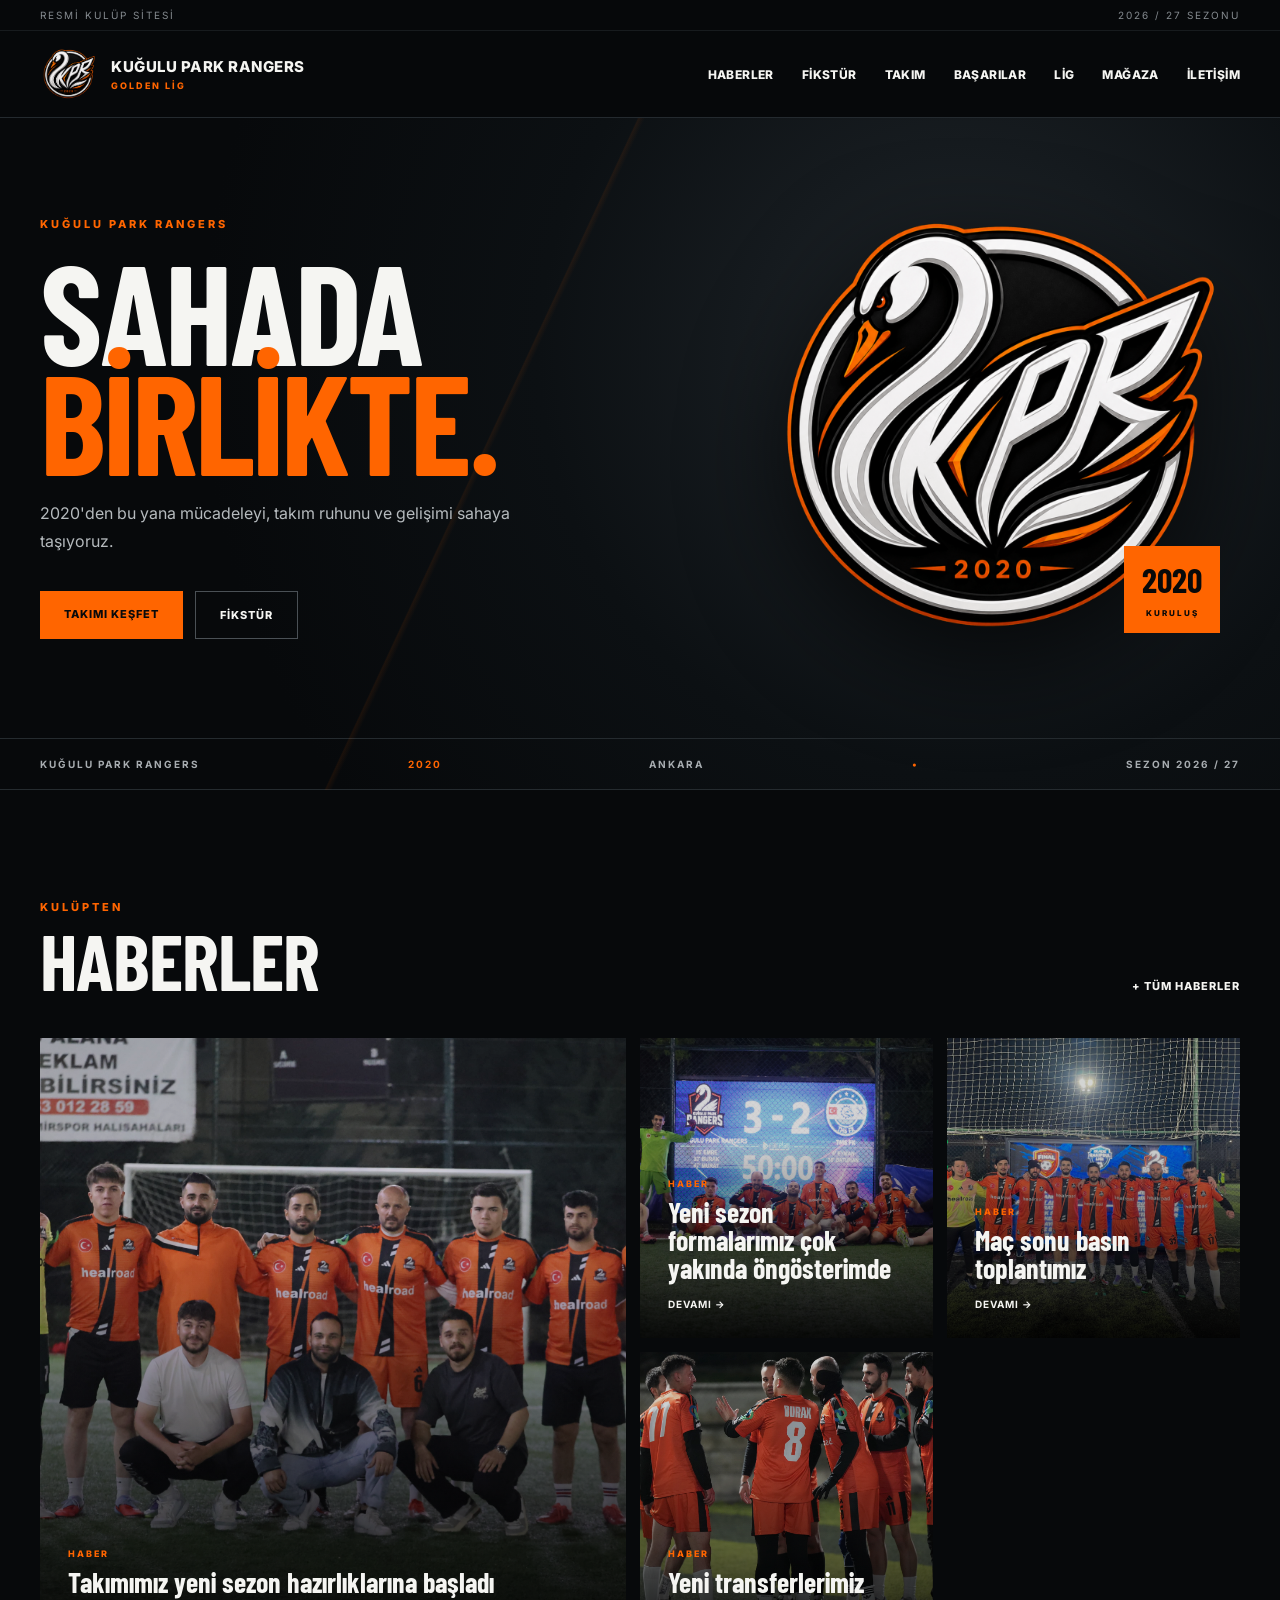
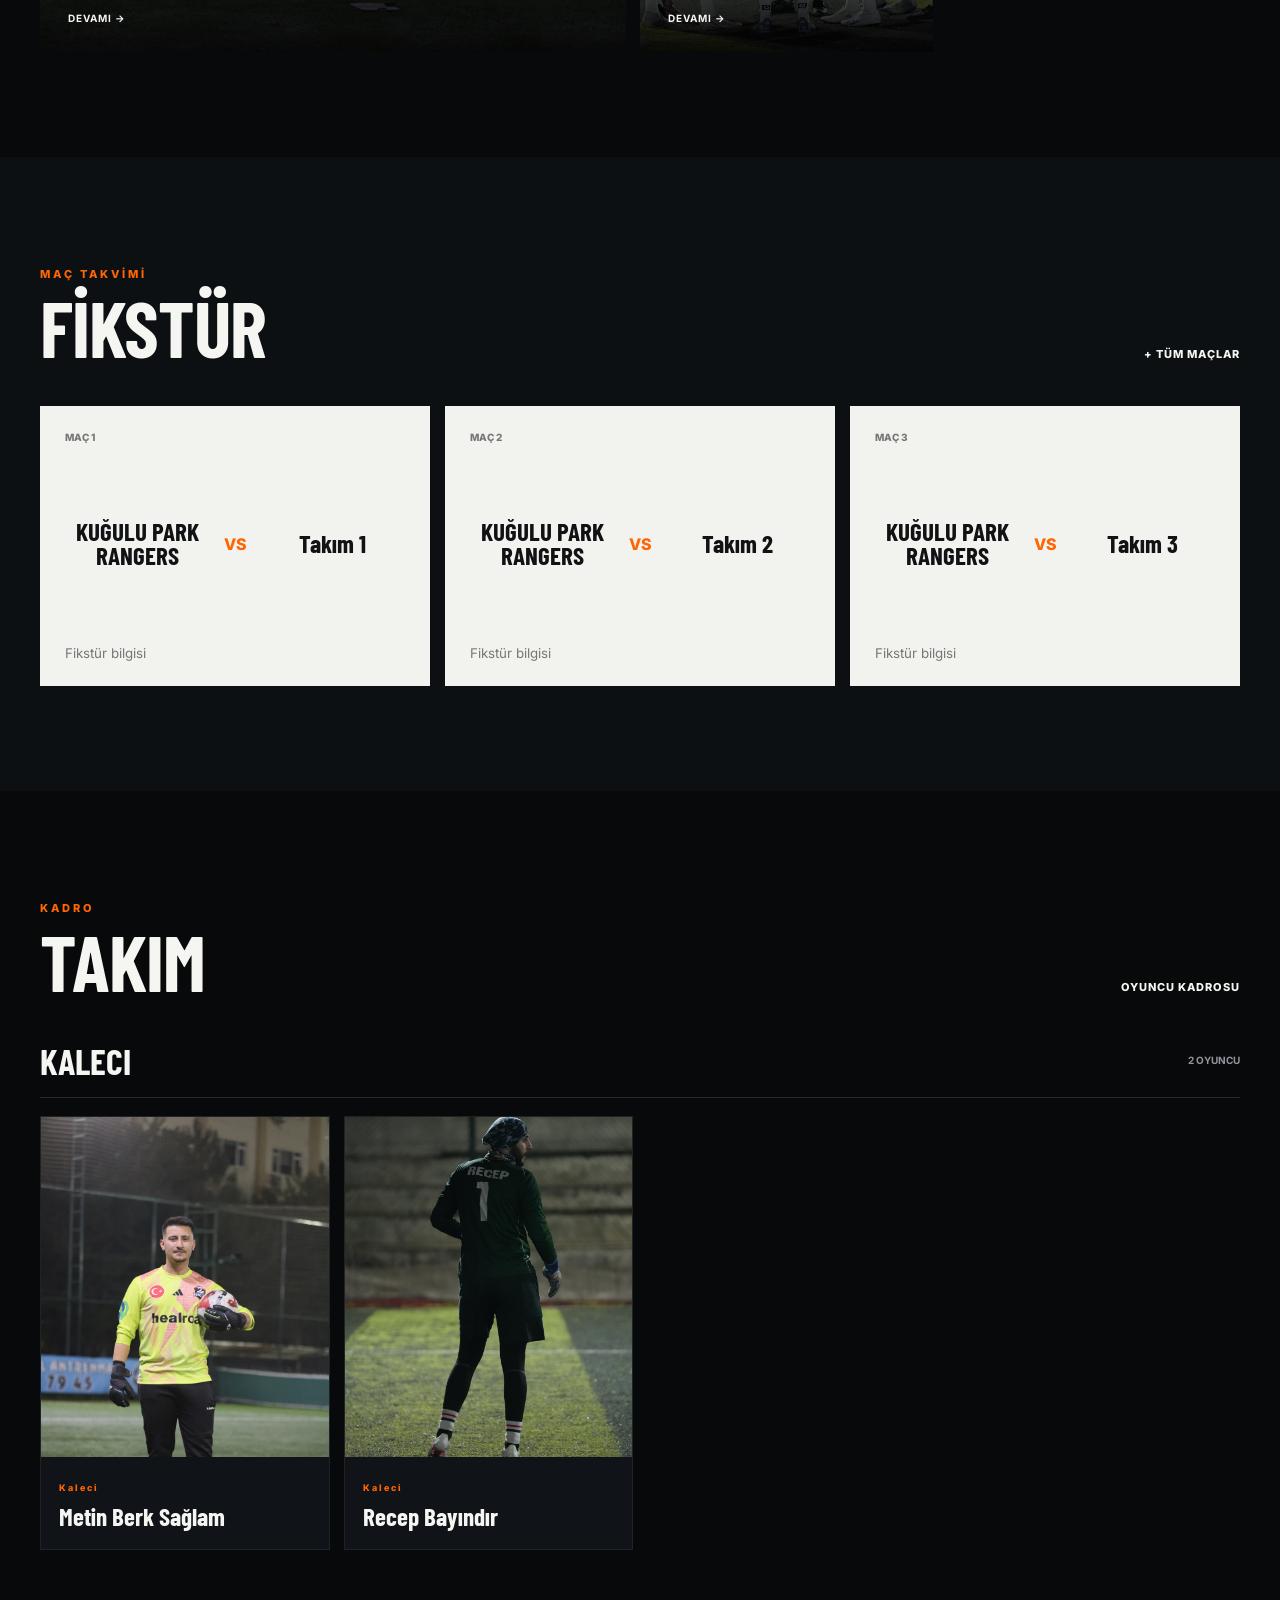
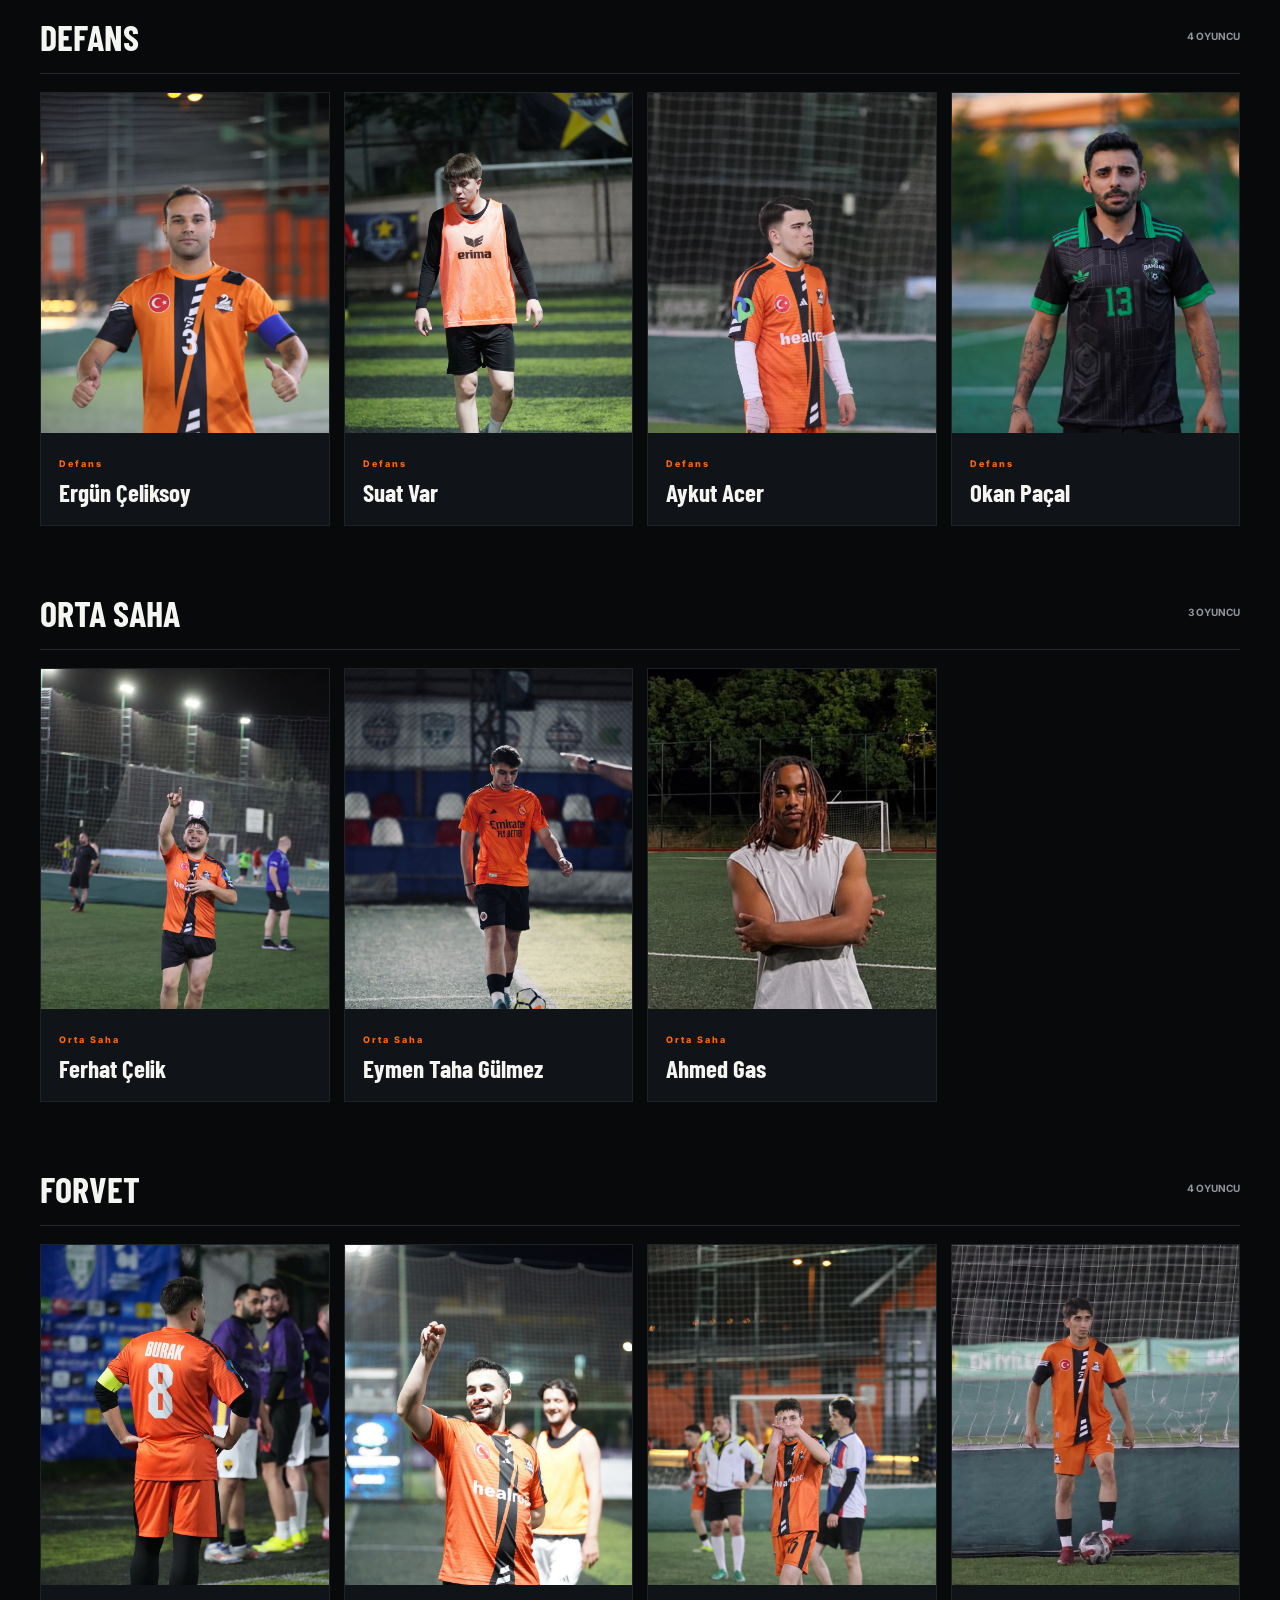
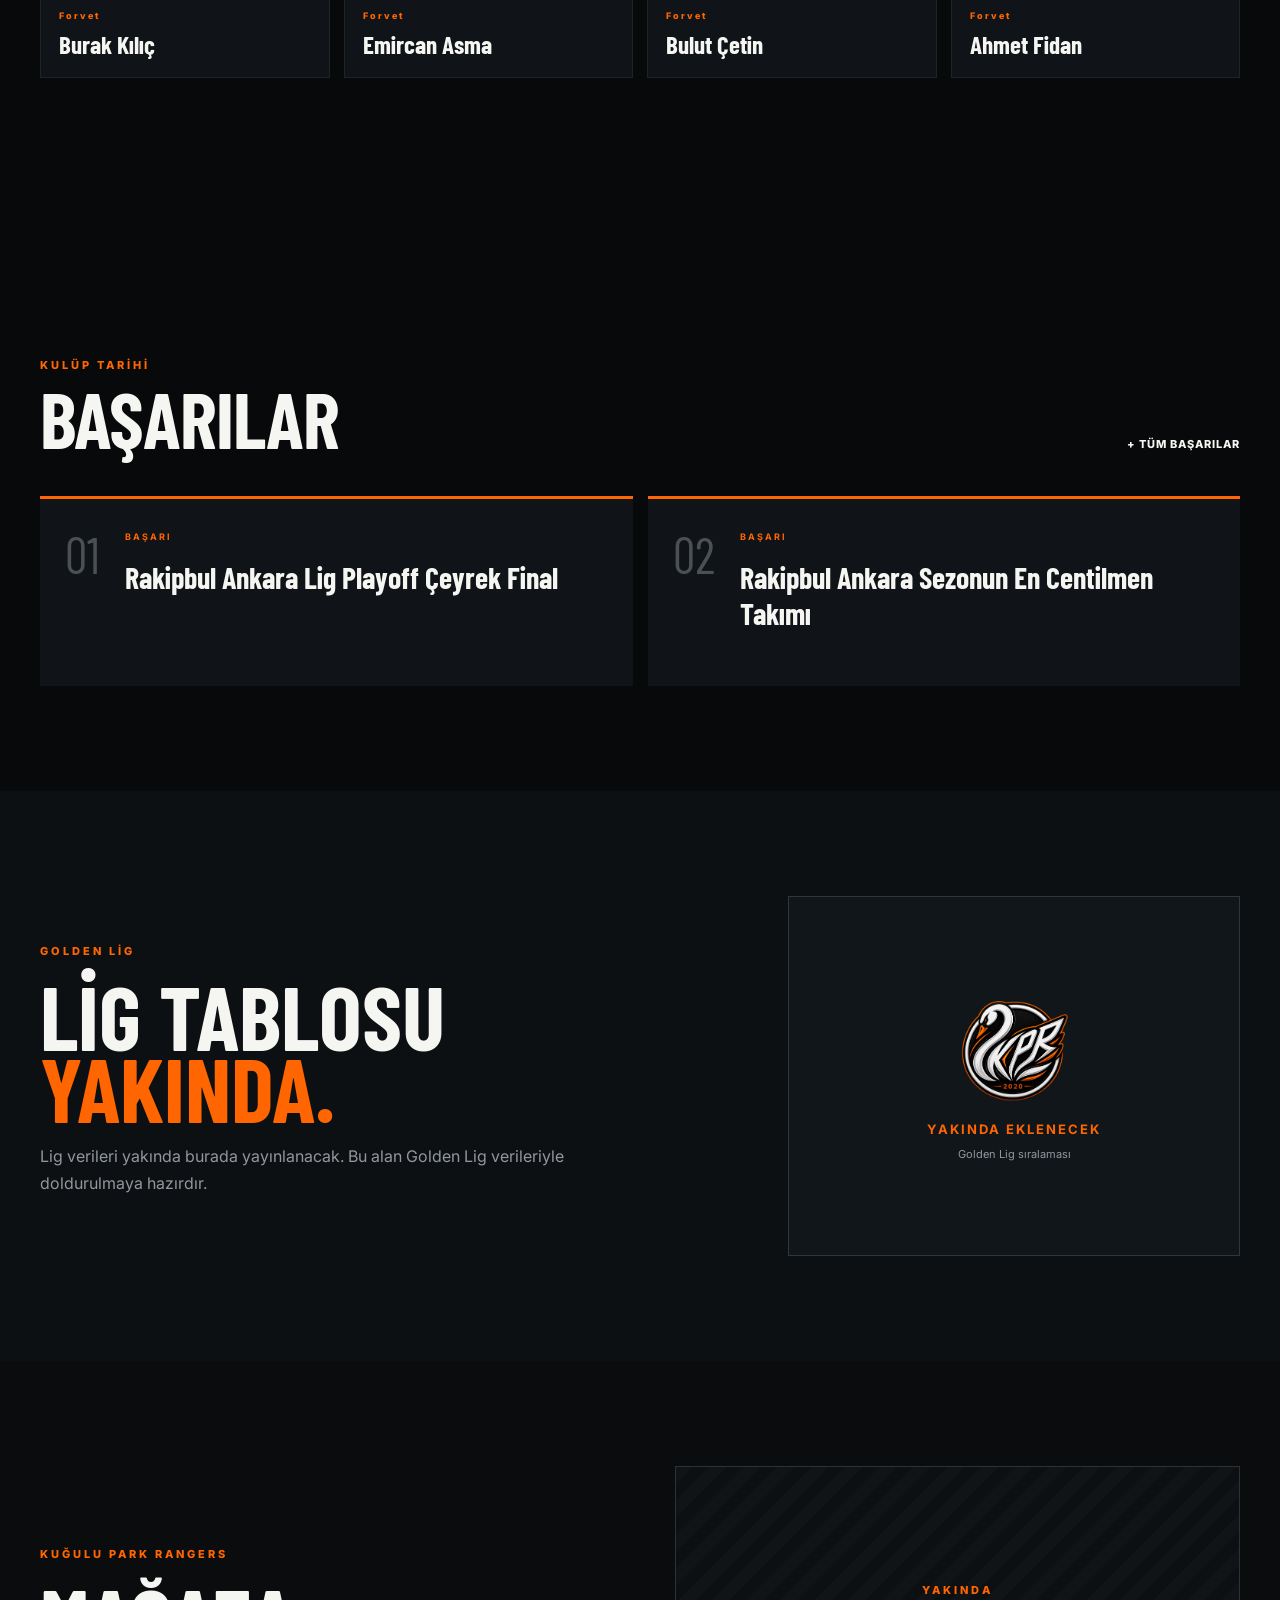
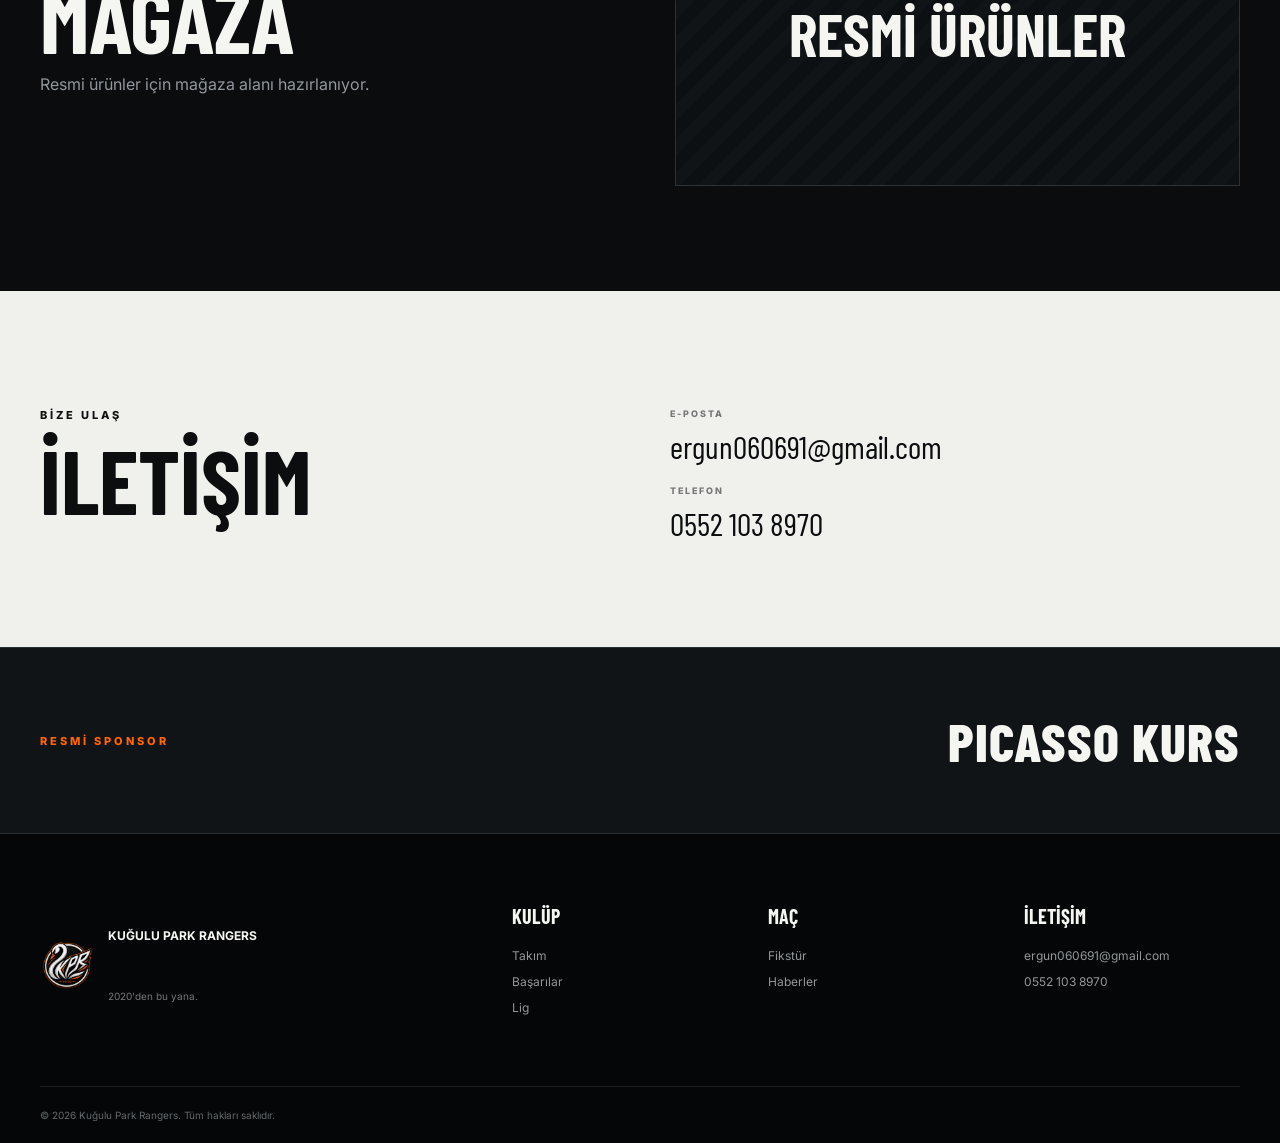
<file: index.html>
<!doctype html>
<html lang="tr">
<head>
<meta charset="utf-8">
<meta name="viewport" content="width=device-width,initial-scale=1">
<meta name="description" content="Kuğulu Park Rangers resmi kulüp sitesi">
<title>Kuğulu Park Rangers | Resmi Site</title>
<link rel="preconnect" href="https://fonts.googleapis.com">
<link rel="preconnect" href="https://fonts.gstatic.com" crossorigin>
<link href="https://fonts.googleapis.com/css2?family=Barlow+Condensed:wght@500;600;700;800&family=Inter:wght@400;500;600;700;800&display=swap" rel="stylesheet">
<link rel="stylesheet" href="css/style.css">
</head>
<body>
<header class="site-header">
  <div class="utility">
    <div class="wrap utility-in">
      <span>RESMİ KULÜP SİTESİ</span>
      <span>2026 / 27 SEZONU</span>
    </div>
  </div>
  <nav class="nav wrap">
    <a class="brand" href="index.html">
      <img src="assets/logo/logo.png" alt="Kuğulu Park Rangers">
      <span>KUĞULU PARK RANGERS<small>GOLDEN LİG</small></span>
    </a>
    <button class="menu-toggle" aria-label="Menüyü aç">☰</button>
    <div class="menu">
      <a href="#haberler">HABERLER</a>
      <a href="#takvim">FİKSTÜR</a>
      <a href="#takim">TAKIM</a>
      <a href="#basarilar">BAŞARILAR</a>
      <a href="#lig">LİG</a>
      <a href="#magaza">MAĞAZA</a>
      <a href="#iletisim">İLETİŞİM</a>
    </div>
  </nav>
</header>

<main>
<section class="hero">
  <div class="hero-grid wrap">
    <div class="hero-copy">
      <div class="eyebrow" id="club-hero-name">KUĞULU PARK RANGERS</div>
      <h1>SAHADA<br><em>BİRLİKTE.</em></h1>
      <p><span id="club-hero-founded">2020</span>'den bu yana mücadeleyi, takım ruhunu ve gelişimi sahaya taşıyoruz.</p>
      <div class="hero-actions">
        <a class="btn orange" href="#takim">TAKIMI KEŞFET</a>
        <a class="btn line" href="#takvim">FİKSTÜR</a>
      </div>
    </div>
    <div class="hero-mark">
      <img src="assets/logo/logo.png" alt="">
      <div class="hero-stamp"><b id="club-stamp-founded">2020</b><span>KURULUŞ</span></div>
    </div>
  </div>
  <div class="hero-bottom">
    <div class="wrap ticker">
      <span id="ticker-name">KUĞULU PARK RANGERS</span><b id="ticker-founded">2020</b><span>ANKARA</span><b>•</b><span>SEZON 2026 / 27</span>
    </div>
  </div>
</section>

<section id="haberler" class="section news-section">
  <div class="wrap">
    <div class="section-title"><div><span class="eyebrow">KULÜPTEN</span><h2>HABERLER</h2></div><span class="plus">+ TÜM HABERLER</span></div>
    <div id="news-grid" class="news-grid"></div>
  </div>
</section>

<section id="takvim" class="section dark-section">
  <div class="wrap">
    <div class="section-title"><div><span class="eyebrow">MAÇ TAKVİMİ</span><h2>FİKSTÜR</h2></div><span class="plus">+ TÜM MAÇLAR</span></div>
    <div id="fixtures" class="fixture-grid"></div>
  </div>
</section>

<section id="takim" class="section team-section">
  <div class="wrap">
    <div class="section-title"><div><span class="eyebrow">KADRO</span><h2>TAKIM</h2></div><span class="plus">OYUNCU KADROSU</span></div>
    <div id="squads"></div>
  </div>
</section>

<section id="basarilar" class="section achievement-section">
  <div class="wrap">
    <div class="section-title"><div><span class="eyebrow">KULÜP TARİHİ</span><h2>BAŞARILAR</h2></div><span class="plus">+ TÜM BAŞARILAR</span></div>
    <div id="achievements" class="achievement-grid"></div>
  </div>
</section>

<section id="lig" class="section league-section">
  <div class="wrap league-wrap">
    <div>
      <span class="eyebrow">GOLDEN LİG</span>
      <h2>LİG TABLOSU<br><em>YAKINDA.</em></h2>
      <p>Lig verileri yakında burada yayınlanacak. Bu alan Golden Lig verileriyle doldurulmaya hazırdır.</p>
    </div>
    <div class="league-card">
      <div class="league-badge"><img src="assets/logo/logo.png" alt=""></div>
      <strong id="league-status">YAKINDA EKLENECEK</strong>
      <span>Golden Lig sıralaması</span>
    </div>
  </div>
</section>

<section id="magaza" class="section shop-section">
  <div class="wrap shop-wrap">
    <div>
      <span class="eyebrow">KUĞULU PARK RANGERS</span>
      <h2>MAĞAZA</h2>
      <p>Resmi ürünler için mağaza alanı hazırlanıyor.</p>
    </div>
    <div class="shop-placeholder">
      <span>YAKINDA</span>
      <b>RESMİ ÜRÜNLER</b>
    </div>
  </div>
</section>

<section id="iletisim" class="section contact-section">
  <div class="wrap contact-grid">
    <div><span class="eyebrow">BİZE ULAŞ</span><h2>İLETİŞİM</h2></div>
    <div class="contact-card">
      <span>E-POSTA</span><a id="contact-email" href="mailto:ergun060691@gmail.com">ergun060691@gmail.com</a>
      <span>TELEFON</span><a id="contact-phone" href="tel:05521038970">0552 103 8970</a>
    </div>
  </div>
</section>

<section class="sponsor-section">
  <div class="wrap sponsor-in">
    <span class="eyebrow">RESMİ SPONSOR</span>
    <div class="sponsor-name" id="sponsor-name">PICASSO KURS</div>
  </div>
</section>
</main>

<footer>
  <div class="wrap footer-grid">
    <div class="footer-brand"><img src="assets/logo/logo.png" alt=""><strong id="footer-club-name">KUĞULU PARK RANGERS</strong><span id="footer-club-founded">2020'den bu yana.</span></div>
    <div><h4>KULÜP</h4><a href="#takim">Takım</a><a href="#basarilar">Başarılar</a><a href="#lig">Lig</a></div>
    <div><h4>MAÇ</h4><a href="#takvim">Fikstür</a><a href="#haberler">Haberler</a></div>
    <div><h4>İLETİŞİM</h4><a id="footer-email" href="mailto:ergun060691@gmail.com">ergun060691@gmail.com</a><a id="footer-phone" href="tel:05521038970">0552 103 8970</a></div>
  </div>
  <div class="wrap copyright">© 2026 Kuğulu Park Rangers. Tüm hakları saklıdır.</div>
</footer>

<script src="js/data.js"></script>
<script src="js/app.js"></script>

<script>
(function() {
  "use strict";

  var SB_URL = "https://htzttiwasmvxibpzsdrw.supabase.co";
  var SB_KEY = "eyJhbGciOiJIUzI1NiIsInR5cCI6IkpXVCJ9.eyJpc3MiOiJzdXBhYmFzZSIsInJlZiI6Imh0enR0aXdhc212eGlicHpzZHJ3Iiwicm9sZSI6ImFub24iLCJpYXQiOjE3ODY0MzE1NTMsImV4cCI6MjEwMjAwNzU1M30.UfKM4Vxt3SBaGCFtweIsvTSOkzn7tNalMtsSYdchrgk";

  function esc(v){
    return String(v ?? "").replace(/[&<>"']/g, function(c) {
      return { "&":"&amp;", "<":"&lt;", ">":"&gt;", '"':"&quot;", "'":"&#039;" }[c];
    });
  }

  async function syncLive() {
    try {
      var res = await fetch(SB_URL + "/rest/v1/site_data?id=eq.1&select=*", {
        cache: "no-store",
        headers: { "apikey": SB_KEY, "Authorization": "Bearer " + SB_KEY, "Accept": "application/json" }
      });
      if(!res.ok) return;
      var rows = await res.json();
      if(!Array.isArray(rows) || !rows.length || !rows[0].data) return;
      var data = rows[0].data;

      if(data.club){
        var c = data.club;
        if(c.name) document.querySelectorAll("#club-hero-name, #ticker-name, #footer-club-name").forEach(function(el){ el.textContent = c.name; });
        if(c.founded){
          document.querySelectorAll("#club-hero-founded, #club-stamp-founded, #ticker-founded").forEach(function(el){ el.textContent = c.founded; });
          var fEl = document.getElementById("footer-club-founded");
          if(fEl) fEl.textContent = c.founded + "'den bu yana.";
        }
        if(c.sponsor){
          var sEl = document.getElementById("sponsor-name");
          if(sEl) sEl.textContent = c.sponsor;
        }
        if(c.email){
          document.querySelectorAll("#contact-email, #footer-email").forEach(function(el){ el.textContent = c.email; el.href = "mailto:" + c.email; });
        }
        if(c.phone){
          document.querySelectorAll("#contact-phone, #footer-phone").forEach(function(el){ el.textContent = c.phone; el.href = "tel:" + c.phone.replace(/\s+/g, ""); });
        }
      }

      if(Array.isArray(data.news) && data.news.length > 0){
        var newsBox = document.getElementById("news-grid");
        if(newsBox){
          newsBox.innerHTML = data.news.map(function(n){
            return '<article class="news-card"><div class="news-img"><img src="' + esc(n.image || 'assets/logo/logo.png') + '" alt="' + esc(n.title) + '"></div><div class="news-body"><div class="news-meta"><span>' + esc(n.tag || 'Kulüp') + '</span><time>' + esc(n.date || '') + '</time></div>3<h3>' + esc(n.title) + '</h3>' + (n.content ? '<p>' + esc(n.content) + '</p>' : '') + '</div></article>';
          }).join("");
        }
      }

      if(Array.isArray(data.fixtures) && data.fixtures.length > 0){
        var fixBox = document.getElementById("fixtures");
        if(fixBox){
          fixBox.innerHTML = data.fixtures.map(function(f){
            var home = typeof f === "string" ? f : (f.home || "Kuğulu Park Rangers");
            var away = typeof f === "string" ? "" : (f.away || "");
            var date = typeof f === "object" ? (f.date || "") : "";
            var time = typeof f === "object" ? (f.time || "") : "";
            return '<div class="fixture-card"><div class="fixture-date"><span>' + esc(date) + '</span><b>' + esc(time) + '</b></div><div class="fixture-teams"><span class="team">' + esc(home) + '</span><span class="vs">VS</span><span class="team">' + esc(away) + '</span></div></div>';
          }).join("");
        }
      }

      if(Array.isArray(data.players) && data.players.length > 0){
        var squadBox = document.getElementById("squads");
        if(squadBox){
          var posOrder = ["Kaleci", "Defans", "Orta Saha", "Forvet"];
          var html = "";
          posOrder.forEach(function(pos){
            var group = data.players.filter(function(p){ return p.position === pos; });
            if(group.length > 0){
              html += '<div class="squad-group"><h3 class="squad-pos-title">' + esc(pos.toUpperCase()) + '</h3><div class="team-grid">';
              html += group.map(function(p){
                return '<div class="player-card"><div class="player-img"><img src="' + esc(p.image || 'assets/logo/logo.png') + '" alt="' + esc(p.name) + '"></div><div class="player-info"><span class="player-num">' + esc(p.number || '') + '</span><strong>' + esc(p.name) + '</strong><small>' + esc(p.position) + '</small></div></div>';
              }).join("");
              html += '</div></div>';
            }
          });
          squadBox.innerHTML = html;
        }
      }
    } catch(e) {}
  }

  window.addEventListener("DOMContentLoaded", syncLive);
})();
</script>
</body>
</html>
</file>
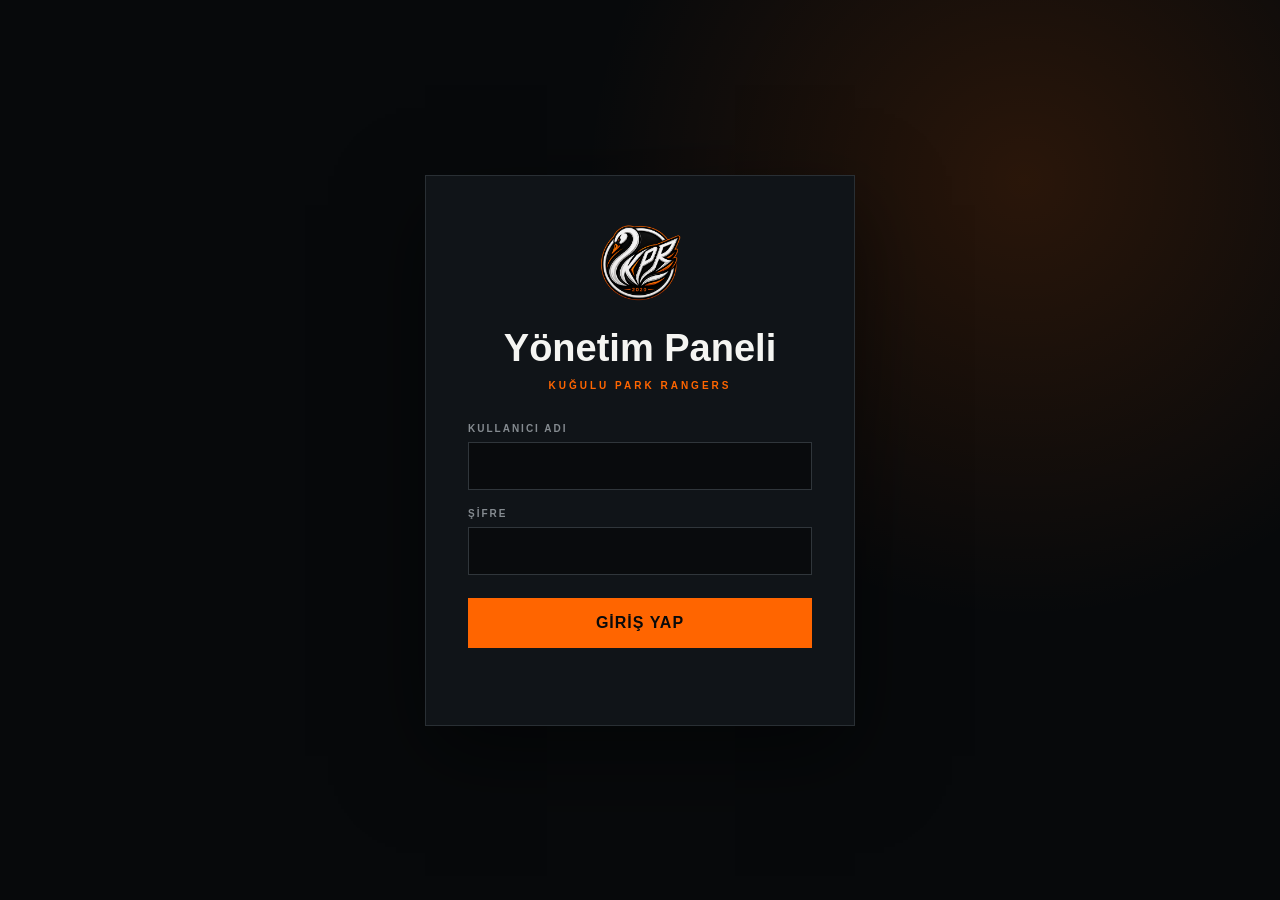
<file: admin.html>
<!doctype html>
<html lang="tr">
<head>
<meta charset="utf-8">
<meta name="viewport" content="width=device-width,initial-scale=1">

<title>Yönetim Paneli | Kuğulu Park Rangers</title>

<link rel="stylesheet" href="css/style.css">

<style>
*{box-sizing:border-box}

body{
  margin:0;
  background:#07090b;
  color:#f5f5f2;
  font-family:Inter,Arial,sans-serif
}

button,input,select,textarea{font:inherit}
button{cursor:pointer}

.admin-login{
  min-height:100vh;
  display:flex;
  align-items:center;
  justify-content:center;
  padding:25px;
  background:
    radial-gradient(circle at 80% 20%,rgba(255,101,0,.14),transparent 35%),
    #07090b
}

.login-box{
  width:min(430px,100%);
  padding:42px;
  background:#101418;
  border:1px solid #292f34;
  box-shadow:0 30px 80px rgba(0,0,0,.5)
}

.login-logo{text-align:center;margin-bottom:30px}

.login-logo img{
  width:90px;
  height:90px;
  object-fit:contain
}

.login-logo h1{
  font-family:"Barlow Condensed",Arial,sans-serif;
  font-size:38px;
  margin:15px 0 5px
}

.login-logo span{
  color:#ff6500;
  font-size:10px;
  font-weight:800;
  letter-spacing:3px
}

.login-field{margin-bottom:18px}

.login-field label,
.field label{
  display:block;
  color:#858b90;
  font-size:10px;
  font-weight:800;
  letter-spacing:2px;
  margin-bottom:8px
}

.login-field input,
.field input,
.field select,
.field textarea{
  width:100%;
  background:#090b0d;
  border:1px solid #30363b;
  color:#fff;
  padding:14px;
  outline:none;
  border-radius:0
}

.field textarea{
  min-height:180px;
  resize:vertical;
  line-height:1.6
}

.login-field input:focus,
.field input:focus,
.field select:focus,
.field textarea:focus{
  border-color:#ff6500
}

.login-btn{
  width:100%;
  border:0;
  background:#ff6500;
  color:#090a0b;
  padding:16px;
  font-weight:900;
  letter-spacing:1px;
  margin-top:5px
}

.error{
  min-height:20px;
  color:#ff6b35;
  text-align:center;
  font-size:12px;
  margin-top:15px
}

#panel{display:none}

.admin-head{
  position:sticky;
  top:0;
  z-index:100;
  background:rgba(7,9,11,.96);
  backdrop-filter:blur(15px);
  border-bottom:1px solid #252b2f
}

.admin-head-inner{
  width:min(1420px,calc(100% - 40px));
  min-height:82px;
  margin:auto;
  display:flex;
  align-items:center;
  justify-content:space-between;
  gap:20px
}

.admin-brand{
  display:flex;
  align-items:center;
  gap:12px
}

.admin-brand img{
  width:52px;
  height:52px;
  object-fit:contain
}

.admin-brand strong{
  display:block;
  font-size:14px
}

.admin-brand small{
  display:block;
  color:#ff6500;
  font-size:9px;
  letter-spacing:2px;
  margin-top:4px
}

.admin-actions-top{
  display:flex;
  gap:10px
}

.admin-grid{
  width:min(1420px,calc(100% - 40px));
  margin:30px auto;
  display:grid;
  grid-template-columns:220px 1fr;
  gap:30px
}

.admin-side{
  position:sticky;
  top:112px;
  align-self:start;
  background:#101418;
  border:1px solid #252b2f;
  padding:20px
}

.admin-side .kicker{
  color:#ff6500;
  font-size:10px;
  font-weight:900;
  letter-spacing:3px;
  margin-bottom:15px
}

.admin-side a{
  display:block;
  color:#aaa;
  font-size:12px;
  font-weight:800;
  padding:12px 10px;
  border-bottom:1px solid #20252a;
  text-decoration:none
}

.admin-side a:hover{color:#ff6500}

.admin-main{min-width:0}

.admin-card{
  background:#101418;
  border:1px solid #252b2f;
  padding:28px;
  margin-bottom:20px
}

.admin-card h2{
  font-family:"Barlow Condensed",Arial,sans-serif;
  font-size:38px;
  margin:8px 0 25px
}

.kicker{
  color:#ff6500;
  font-size:10px;
  font-weight:900;
  letter-spacing:3px
}

.form-grid{
  display:grid;
  grid-template-columns:repeat(2,1fr);
  gap:15px
}

.field{min-width:0}
.field.full{grid-column:1/-1}

.edit-item{
  background:#0a0d0f;
  border:1px solid #252b2f;
  padding:18px;
  margin-bottom:12px
}

.edit-item-head{
  display:flex;
  align-items:center;
  justify-content:space-between;
  gap:15px;
  margin-bottom:15px
}

.edit-item-head strong{
  color:#ff6500;
  font-size:11px;
  letter-spacing:2px
}

.delete-btn{
  background:transparent;
  border:1px solid #49312a;
  color:#ff7650;
  padding:8px 12px;
  font-size:10px;
  font-weight:800
}

.delete-btn:hover{
  background:#ff6500;
  color:#000
}

.preview-btn{
  display:inline-block;
  background:transparent;
  border:1px solid #363d42;
  color:#fff;
  padding:8px 12px;
  font-size:10px;
  font-weight:800;
  text-decoration:none;
  margin-right:auto
}

.preview-btn:hover{
  border-color:#ff6500;
  color:#ff6500
}

.admin-buttons{
  display:flex;
  flex-wrap:wrap;
  gap:10px;
  margin-top:20px
}

.btn-admin{
  border:1px solid #363d42;
  background:transparent;
  color:#fff;
  padding:13px 18px;
  font-size:10px;
  font-weight:900;
  letter-spacing:1px
}

.btn-admin:hover{
  border-color:#ff6500;
  color:#ff6500
}

.btn-admin.orange{
  background:#ff6500;
  border-color:#ff6500;
  color:#090a0b
}

.btn-admin.orange:hover{
  background:#ff7a24
}

.save-message{
  color:#71d99a;
  font-size:11px;
  font-weight:800;
  min-height:16px;
  display:flex;
  align-items:center
}

.notice{
  padding:16px 18px;
  border-left:3px solid #ff6500;
  background:#11161a;
  color:#a8adb1;
  font-size:12px;
  line-height:1.6;
  margin-bottom:20px
}

.notice strong{color:#fff}

.empty{
  padding:25px;
  text-align:center;
  color:#777e84;
  border:1px dashed #30363b
}

.status-box{
  padding:12px 15px;
  margin-bottom:15px;
  background:#090d10;
  border:1px solid #252b2f;
  font-size:11px
}

.status-online{color:#71d99a}
.status-offline{color:#ff7650}

@media(max-width:800px){
  .admin-grid{ grid-template-columns:1fr }
  .admin-side{ position:static; display:flex; gap:5px; overflow:auto }
  .admin-side .kicker{display:none}
  .admin-side a{ white-space:nowrap; border:0 }
  .form-grid{ grid-template-columns:1fr }
}

@media(max-width:520px){
  .admin-head-inner{ width:calc(100% - 24px) }
  .admin-grid{ width:calc(100% - 24px); margin-top:15px }
  .admin-card{ padding:20px }
  .admin-brand strong{ font-size:11px }
  .admin-brand img{ width:42px; height:42px }
  .admin-actions-top .btn-admin:first-child{ display:none }
}
</style>
</head>

<body>

<!-- GİRİŞ EKRANI -->
<div class="admin-login" id="loginScreen">
  <div class="login-box">
    <div class="login-logo">
      <img src="assets/logo/logo.png" alt="Kuğulu Park Rangers">
      <h1>Yönetim Paneli</h1>
      <span>KUĞULU PARK RANGERS</span>
    </div>
    <div class="login-field">
      <label>KULLANICI ADI</label>
      <input id="username" type="text" autocomplete="username">
    </div>
    <div class="login-field">
      <label>ŞİFRE</label>
      <input id="password" type="password" autocomplete="current-password">
    </div>
    <button class="login-btn" id="loginButton">GİRİŞ YAP</button>
    <div class="error" id="loginError"></div>
  </div>
</div>

<!-- PANEL EKRANI -->
<div id="panel">

<header class="admin-head">
  <div class="admin-head-inner">
    <div class="admin-brand">
      <img src="assets/logo/logo.png" alt="Kuğulu Park Rangers">
      <div>
        <strong>KUĞULU PARK RANGERS</strong>
        <small>YÖNETİM PANELİ</small>
      </div>
    </div>
    <div class="admin-actions-top">
      <a class="btn-admin" href="index.html">SİTEYE DÖN</a>
      <button class="btn-admin" id="logoutButton">ÇIKIŞ</button>
    </div>
  </div>
</header>

<div class="admin-grid">

<aside class="admin-side">
  <div class="kicker">YÖNETİM</div>
  <a href="#club">Kulüp</a>
  <a href="#news">Haberler</a>
  <a href="#fixtures">Fikstür</a>
  <a href="#players">Oyuncular</a>
  <a href="#achievements">Başarılar</a>
  <a href="#backup">Yedek</a>
</aside>

<main class="admin-main">

<div class="notice">
  <strong>Supabase bağlantısı aktif.</strong> Buradaki değişiklikler Supabase veritabanına kaydedilir.
</div>

<div class="status-box" id="connectionStatus">
  Supabase bağlantısı kontrol ediliyor...
</div>

<!-- KULÜP -->
<section class="admin-card" id="club">
  <div class="kicker">KULÜP</div>
  <h2>Kulüp Bilgileri</h2>
  <div id="clubEditor" class="form-grid"></div>
  <div class="admin-buttons">
    <button class="btn-admin orange" id="saveClub">KULÜP BİLGİLERİNİ KAYDET</button>
    <span class="save-message" id="clubMessage"></span>
  </div>
</section>

<!-- HABERLER -->
<section class="admin-card" id="news">
  <div class="kicker">İÇERİK</div>
  <h2>Haberler</h2>
  <div id="newsEditor"></div>
  <div class="admin-buttons">
    <button class="btn-admin orange" id="saveNews">HABERLERİ KAYDET</button>
    <button class="btn-admin" id="addNews">+ HABER EKLE</button>
    <span class="save-message" id="newsMessage"></span>
  </div>
</section>

<!-- FİKSTÜR -->
<section class="admin-card" id="fixtures">
  <div class="kicker">MAÇLAR</div>
  <h2>Fikstür</h2>
  <div id="fixtureEditor"></div>
  <div class="admin-buttons">
    <button class="btn-admin orange" id="saveFixtures">FİKSTÜRÜ KAYDET</button>
    <button class="btn-admin" id="addFixture">+ MAÇ EKLE</button>
    <span class="save-message" id="fixtureMessage"></span>
  </div>
</section>

<!-- OYUNCULAR -->
<section class="admin-card" id="players">
  <div class="kicker">KADRO</div>
  <h2>Oyuncular</h2>
  <div id="playerEditor"></div>
  <div class="admin-buttons">
    <button class="btn-admin orange" id="savePlayers">KADROYU KAYDET</button>
    <button class="btn-admin" id="addPlayer">+ OYUNCU EKLE</button>
    <span class="save-message" id="playerMessage"></span>
  </div>
</section>

<!-- BAŞARILAR -->
<section class="admin-card" id="achievements">
  <div class="kicker">KULÜP TARİHİ</div>
  <h2>Başarılar</h2>
  <div id="achievementEditor"></div>
  <div class="admin-buttons">
    <button class="btn-admin orange" id="saveAchievements">BAŞARILARI KAYDET</button>
    <button class="btn-admin" id="addAchievement">+ BAŞARI EKLE</button>
    <span class="save-message" id="achievementMessage"></span>
  </div>
</section>

<!-- YEDEK -->
<section class="admin-card" id="backup">
  <div class="kicker">YEDEK / AKTARIM</div>
  <h2>Veri Yönetimi</h2>
  <p style="color:#92979d;line-height:1.7">Supabase'deki mevcut verileri JSON olarak yedekleyebilir ve geri yükleyebilirsiniz.</p>
  <div class="admin-buttons">
    <button class="btn-admin" id="exportButton">JSON DIŞA AKTAR</button>
    <label class="btn-admin" for="importFile">JSON İÇE AKTAR</label>
    <input id="importFile" type="file" accept=".json" hidden>
    <button class="btn-admin" id="resetButton">VARSAYILANLARA DÖN</button>
  </div>
</section>

</main>
</div>
</div>

<script>
"use strict";

const SUPABASE_URL = "https://htzttiwasmvxibpzsdrw.supabase.co";
const SUPABASE_KEY = "eyJhbGciOiJIUzI1NiIsInR5cCI6IkpXVCJ9.eyJpc3MiOiJzdXBhYmFzZSIsInJlZiI6Imh0enR0aXdhc212eGlicHpzZHJ3Iiwicm9sZSI6ImFub24iLCJpYXQiOjE3ODY0MzE1NTMsImV4cCI6MjEwMjAwNzU1M30.UfKM4Vxt3SBaGCFtweIsvTSOkzn7tNalMtsSYdchrgk";
const TABLE_NAME = "site_data";

const USERS = { ergun:"ergun12", eymen:"eymen12" };
const LOGIN_KEY = "kpr_admin_login";

const loginScreen = document.getElementById("loginScreen");
const panel = document.getElementById("panel");
const loginError = document.getElementById("loginError");
const connectionStatus = document.getElementById("connectionStatus");

let data = {};
let originalData = null;

function clone(value){ return JSON.parse(JSON.stringify(value)); }

function escapeHTML(value){
  return String(value ?? "").replace(/[&<>"']/g, c => ({
    "&":"&amp;", "<":"&lt;", ">":"&gt;", '"':"&quot;", "'":"&#039;"
  }[c]));
}

function defaultData(){
  return {
    club:{
      name:"Kuğulu Park Rangers",
      founded:"2020",
      sponsor:"Picasso Kurs",
      email:"ergun060691@gmail.com",
      phone:"0552 103 8970"
    },
    achievements:[
      "Rakipbul Ankara Lig Playoff Çeyrek Final",
      "Rakipbul Ankara Sezonun En Centilmen Takımı"
    ],
    players:[
      { name:"Metin Berk Sağlam", position:"Kaleci", image:"assets/players/metin-berk-saglam.jpg" },
      { name:"Recep Bayındır", position:"Kaleci", image:"assets/players/recep-bayindir.jpg" },
      { name:"Ergün Çeliksoy", position:"Defans", image:"assets/players/ergun-celiksoy.jpg" },
      { name:"Suat Var", position:"Defans", image:"assets/players/suat-var.jpg" },
      { name:"Aykut Acer", position:"Defans", image:"assets/players/aykut-acer.jpg" },
      { name:"Okan Paçal", position:"Defans", image:"assets/players/okan-pacal.jpg" },
      { name:"Ferhat Çelik", position:"Orta Saha", image:"assets/players/ferhat-celik.jpg" },
      { name:"Eymen Taha Gülmez", position:"Orta Saha", image:"assets/players/eymen-taha-gulmez.jpg" },
      { name:"Ahmed Gas", position:"Orta Saha", image:"assets/players/ahmed-gas.jpg" },
      { name:"Burak Kılıç", position:"Forvet", image:"assets/players/burak-kilic.jpg" },
      { name:"Emircan Asma", position:"Forvet", image:"assets/players/emircan-asma.jpg" },
      { name:"Bulut Çetin", position:"Forvet", image:"assets/players/bulut-cetin.jpg" },
      { name:"Ahmet Fidan", position:"Forvet", image:"assets/players/ahmet-fidan.jpg" }
    ],
    news:[
      { title:"Takımımız yeni sezon hazırlıklarına başladı", image:"assets/news/haber-1.jpg" },
      { title:"Yeni sezon formalarımız çok yakında öngösterimde", image:"assets/news/haber-2.jpg" },
      { title:"Maç sonu basın toplantımız", image:"assets/news/haber-3.jpg" },
      { title:"Yeni transferlerimiz", image:"assets/news/haber-4.jpg" }
    ],
    fixtures:[],
    league:{ status:"Yakında eklenecek" }
  };
}

function normalizeData(){
  if(!data || typeof data !== "object") data = defaultData();
  if(!data.club) data.club = {};
  if(!Array.isArray(data.news)) data.news = [];
  if(!Array.isArray(data.fixtures)) data.fixtures = [];
  if(!Array.isArray(data.players)) data.players = [];
  if(!Array.isArray(data.achievements)) data.achievements = [];
  if(!data.league) data.league = { status:"Yakında eklenecek" };
}

async function supabaseGet(){
  const response = await fetch(SUPABASE_URL + "/rest/v1/" + TABLE_NAME + "?id=eq.1&select=*", {
    method:"GET",
    headers:{
      "apikey":SUPABASE_KEY,
      "Authorization":"Bearer " + SUPABASE_KEY,
      "Accept":"application/json"
    }
  });

  if(!response.ok){
    const text = await response.text();
    throw new Error("Supabase GET " + response.status + ": " + text);
  }

  return await response.json();
}

async function supabasePatch(newData){
  const response = await fetch(SUPABASE_URL + "/rest/v1/" + TABLE_NAME + "?id=eq.1", {
    method:"PATCH",
    headers:{
      "apikey":SUPABASE_KEY,
      "Authorization":"Bearer " + SUPABASE_KEY,
      "Content-Type":"application/json",
      "Prefer":"return=minimal"
    },
    body:JSON.stringify({ data:newData })
  });

  if(!response.ok){
    const text = await response.text();
    throw new Error("Supabase PATCH " + response.status + ": " + text);
  }

  return true;
}

async function testConnection(){
  connectionStatus.textContent = "Supabase bağlantısı kontrol ediliyor...";
  connectionStatus.className = "status-box";

  try{
    const rows = await supabaseGet();
    if(Array.isArray(rows) && rows.length > 0){
      connectionStatus.textContent = "● SUPABASE BAĞLANTISI AKTİF — site_data / id=1";
      connectionStatus.className = "status-box status-online";
      return true;
    }
    connectionStatus.textContent = "● SUPABASE BAĞLI — fakat site_data tablosunda id=1 bulunamadı.";
    connectionStatus.className = "status-box status-offline";
    return false;
  }catch(error){
    console.error(error);
    connectionStatus.textContent = "● SUPABASE BAĞLANTISI BAŞARISIZ: " + error.message;
    connectionStatus.className = "status-box status-offline";
    return false;
  }
}

async function loadData(){
  try{
    const rows = await supabaseGet();
    if(Array.isArray(rows) && rows.length > 0 && rows[0].data){
      data = clone(rows[0].data);
      normalizeData();
      originalData = clone(data);
      renderAll();
      connectionStatus.textContent = "● SUPABASE VERİLERİ YÜKLENDİ";
      connectionStatus.className = "status-box status-online";
      return true;
    }
    throw new Error("site_data tablosunda id=1 bulunamadı.");
  }catch(error){
    console.error("Supabase veri yükleme hatası:", error);
    data = defaultData();
    normalizeData();
    renderAll();
    connectionStatus.textContent = "● VERİTABANI OKUNAMADI — varsayılan veriler gösteriliyor";
    connectionStatus.className = "status-box status-offline";
    return false;
  }
}

async function saveData(){
  normalizeData();
  try{
    await supabasePatch(data);
    originalData = clone(data);
    connectionStatus.textContent = "● DEĞİŞİKLİKLER SUPABASE'E KAYDEDİLDİ";
    connectionStatus.className = "status-box status-online";
    return true;
  }catch(error){
    console.error("Supabase kayıt hatası:", error);
    connectionStatus.textContent = "● KAYIT HATASI: " + error.message;
    connectionStatus.className = "status-box status-offline";
    alert("Supabase'e kaydedilemedi.\n\n" + error.message);
    return false;
  }
}

async function login(){
  const username = document.getElementById("username").value.trim().toLowerCase();
  const password = document.getElementById("password").value;

  if(USERS[username] && USERS[username] === password){
    localStorage.setItem(LOGIN_KEY, username);
    loginError.textContent = "";
    loginScreen.style.display = "none";
    panel.style.display = "block";
    await loadData();
    await testConnection();
  }else{
    loginError.textContent = "Kullanıcı adı veya şifre yanlış.";
  }
}

document.getElementById("loginButton").addEventListener("click", login);
document.getElementById("password").addEventListener("keydown", function(e){ if(e.key === "Enter") login(); });
document.getElementById("logoutButton").addEventListener("click", function(){
  localStorage.removeItem(LOGIN_KEY);
  panel.style.display = "none";
  loginScreen.style.display = "flex";
  document.getElementById("password").value = "";
});

function renderClub(){
  const club = data.club || {};
  const fields = [["name","Kulüp Adı"],["founded","Kuruluş"],["sponsor","Sponsor"],["email","E-posta"],["phone","Telefon"]];

  document.getElementById("clubEditor").innerHTML = fields.map(field => `
    <div class="field">
      <label>${field[1]}</label>
      <input data-club="${field[0]}" value="${escapeHTML(club[field[0]])}">
    </div>
  `).join("");
}

document.getElementById("saveClub").addEventListener("click", async function(){
  if(!data.club) data.club = {};
  document.querySelectorAll("[data-club]").forEach(input => data.club[input.dataset.club] = input.value);
  if(await saveData()) showMessage("clubMessage");
});

function renderNews(){
  if(!data.news.length){
    document.getElementById("newsEditor").innerHTML = `<div class="empty">Henüz haber yok.</div>`;
    return;
  }

  document.getElementById("newsEditor").innerHTML = data.news.map((news, index) => `
    <div class="edit-item">
      <div class="edit-item-head">
        <strong>HABER ${index + 1}</strong>
        <button class="delete-btn" data-delete-news="${index}">SİL</button>
      </div>
      <div class="form-grid">
        <div class="field full"><label>BAŞLIK</label><input data-news-title="${index}" value="${escapeHTML(news.title)}"></div>
        <div class="field"><label>TARİH</label><input data-news-date="${index}" value="${escapeHTML(news.date)}" placeholder="10 Ağustos 2026"></div>
        <div class="field"><label>ETİKET</label><input data-news-tag="${index}" value="${escapeHTML(news.tag)}" placeholder="Kulüp"></div>
        <div class="field full"><label>GÖRSEL YOLU</label><input data-news-image="${index}" value="${escapeHTML(news.image)}" placeholder="assets/news/haber-1.jpg"></div>
        <div class="field full"><label>HABER DETAYI</label><textarea data-news-content="${index}" placeholder="Haber detayını buraya yaz...">${escapeHTML(news.content || "")}</textarea></div>
      </div>
    </div>
  `).join("");

  document.querySelectorAll("[data-delete-news]").forEach(button => {
    button.addEventListener("click", async function(){
      const index = Number(button.dataset.deleteNews);
      if(!confirm("Bu haberi silmek istediğine emin misin?")) return;
      data.news.splice(index, 1);
      if(await saveData()) renderNews();
    });
  });
}

document.getElementById("addNews").addEventListener("click", async function(){
  data.news.unshift({ title:"Yeni Haber", date:new Date().toLocaleDateString("tr-TR"), tag:"Kulüp", image:"", content:"" });
  if(await saveData()){
    renderNews();
    document.getElementById("news").scrollIntoView({ behavior:"smooth" });
  }
});

document.getElementById("saveNews").addEventListener("click", async function(){
  document.querySelectorAll("[data-news-title]").forEach(i => data.news[Number(i.dataset.newsTitle)].title = i.value);
  document.querySelectorAll("[data-news-date]").forEach(i => data.news[Number(i.dataset.newsDate)].date = i.value);
  document.querySelectorAll("[data-news-tag]").forEach(i => data.news[Number(i.dataset.newsTag)].tag = i.value);
  document.querySelectorAll("[data-news-image]").forEach(i => data.news[Number(i.dataset.newsImage)].image = i.value);
  document.querySelectorAll("[data-news-content]").forEach(i => data.news[Number(i.dataset.newsContent)].content = i.value);
  if(await saveData()) showMessage("newsMessage");
});

function renderFixtures(){
  if(!data.fixtures.length){
    document.getElementById("fixtureEditor").innerHTML = `<div class="empty">Henüz fikstür bulunmuyor.</div>`;
    return;
  }

  document.getElementById("fixtureEditor").innerHTML = data.fixtures.map((match, index) => {
    if(typeof match === "string"){
      match = { date:"", time:"", home:match, away:"" };
      data.fixtures[index] = match;
    }
    return `
      <div class="edit-item">
        <div class="edit-item-head">
          <strong>MAÇ ${index + 1}</strong>
          <button class="delete-btn" data-delete-fixture="${index}">SİL</button>
        </div>
        <div class="form-grid">
          <div class="field"><label>TARİH</label><input data-fixture-date="${index}" value="${escapeHTML(match.date)}"></div>
          <div class="field"><label>SAAT</label><input data-fixture-time="${index}" value="${escapeHTML(match.time)}"></div>
          <div class="field"><label>EV SAHİBİ</label><input data-fixture-home="${index}" value="${escapeHTML(match.home)}"></div>
          <div class="field"><label>DEPLASMAN</label><input data-fixture-away="${index}" value="${escapeHTML(match.away)}"></div>
        </div>
      </div>
    `;
  }).join("");

  document.querySelectorAll("[data-delete-fixture]").forEach(button => {
    button.addEventListener("click", async function(){
      data.fixtures.splice(Number(button.dataset.deleteFixture), 1);
      if(await saveData()) renderFixtures();
    });
  });
}

document.getElementById("addFixture").addEventListener("click", async function(){
  data.fixtures.push({ date:"", time:"19:00", home:"Kuğulu Park Rangers", away:"Rakip" });
  if(await saveData()) renderFixtures();
});

document.getElementById("saveFixtures").addEventListener("click", async function(){
  document.querySelectorAll("[data-fixture-date]").forEach(i => data.fixtures[Number(i.dataset.fixtureDate)].date = i.value);
  document.querySelectorAll("[data-fixture-time]").forEach(i => data.fixtures[Number(i.dataset.fixtureTime)].time = i.value);
  document.querySelectorAll("[data-fixture-home]").forEach(i => data.fixtures[Number(i.dataset.fixtureHome)].home = i.value);
  document.querySelectorAll("[data-fixture-away]").forEach(i => data.fixtures[Number(i.dataset.fixtureAway)].away = i.value);
  if(await saveData()) showMessage("fixtureMessage");
});

function renderPlayers(){
  const positions = ["Kaleci", "Defans", "Orta Saha", "Forvet"];
  if(!data.players.length){
    document.getElementById("playerEditor").innerHTML = `<div class="empty">Henüz oyuncu bulunmuyor.</div>`;
    return;
  }

  document.getElementById("playerEditor").innerHTML = data.players.map((player, index) => `
    <div class="edit-item">
      <div class="edit-item-head">
        <strong>OYUNCU ${index + 1}</strong>
        <button class="delete-btn" data-delete-player="${index}">SİL</button>
      </div>
      <div class="form-grid">
        <div class="field"><label>FORMA NUMARASI</label><input data-player-number="${index}" value="${escapeHTML(player.number)}" placeholder="10"></div>
        <div class="field"><label>OYUNCU ADI</label><input data-player-name="${index}" value="${escapeHTML(player.name)}"></div>
        <div class="field">
          <label>MEVKİ</label>
          <select data-player-position="${index}">
            ${positions.map(p => `<option value="${escapeHTML(p)}" ${player.position === p ? "selected" : ""}>${escapeHTML(p)}</option>`).join("")}
          </select>
        </div>
        <div class="field"><label>GÖRSEL YOLU</label><input data-player-image="${index}" value="${escapeHTML(player.image)}" placeholder="assets/players/oyuncu.jpg"></div>
      </div>
    </div>
  `).join("");

  document.querySelectorAll("[data-delete-player]").forEach(button => {
    button.addEventListener("click", async function(){
      data.players.splice(Number(button.dataset.deletePlayer), 1);
      if(await saveData()) renderPlayers();
    });
  });
}

document.getElementById("addPlayer").addEventListener("click", async function(){
  data.players.push({ number:"00", name:"Yeni Oyuncu", position:"Forvet", image:"" });
  if(await saveData()) renderPlayers();
});

document.getElementById("savePlayers").addEventListener("click", async function(){
  document.querySelectorAll("[data-player-number]").forEach(i => data.players[Number(i.dataset.playerNumber)].number = i.value);
  document.querySelectorAll("[data-player-name]").forEach(i => data.players[Number(i.dataset.playerName)].name = i.value);
  document.querySelectorAll("[data-player-position]").forEach(i => data.players[Number(i.dataset.playerPosition)].position = i.value);
  document.querySelectorAll("[data-player-image]").forEach(i => data.players[Number(i.dataset.playerImage)].image = i.value);
  if(await saveData()) showMessage("playerMessage");
});

function renderAchievements(){
  if(!data.achievements.length){
    document.getElementById("achievementEditor").innerHTML = `<div class="empty">Henüz başarı bulunmuyor.</div>`;
    return;
  }

  document.getElementById("achievementEditor").innerHTML = data.achievements.map((achievement, index) => {
    const value = typeof achievement === "string" ? achievement : achievement.title || "";
    return `
      <div class="edit-item">
        <div class="edit-item-head">
          <strong>BAŞARI ${index + 1}</strong>
          <button class="delete-btn" data-delete-achievement="${index}">SİL</button>
        </div>
        <div class="field">
          <label>BAŞARI</label>
          <input data-achievement="${index}" value="${escapeHTML(value)}">
        </div>
      </div>
    `;
  }).join("");

  document.querySelectorAll("[data-delete-achievement]").forEach(button => {
    button.addEventListener("click", async function(){
      data.achievements.splice(Number(button.dataset.deleteAchievement), 1);
      if(await saveData()) renderAchievements();
    });
  });
}

document.getElementById("addAchievement").addEventListener("click", async function(){
  data.achievements.push("Yeni Başarı");
  if(await saveData()) renderAchievements();
});

document.getElementById("saveAchievements").addEventListener("click", async function(){
  document.querySelectorAll("[data-achievement]").forEach(i => data.achievements[Number(i.dataset.achievement)] = i.value);
  if(await saveData()) showMessage("achievementMessage");
});

function showMessage(id){
  const el = document.getElementById(id);
  if(!el) return;
  el.textContent = "✓ Supabase'e kaydedildi";
  setTimeout(() => { el.textContent = ""; }, 2500);
}

document.getElementById("exportButton").addEventListener("click", function(){
  const json = JSON.stringify(data, null, 2);
  const blob = new Blob([json], { type:"application/json" });
  const url = URL.createObjectURL(blob);
  const a = document.createElement("a");
  a.href = url;
  a.download = "kugulu-park-rangers-yedek.json";
  document.body.appendChild(a);
  a.click();
  a.remove();
  URL.revokeObjectURL(url);
});

document.getElementById("importFile").addEventListener("change", function(e){
  const file = e.target.files[0];
  if(!file) return;
  const reader = new FileReader();
  reader.onload = async function(){
    try{
      const imported = JSON.parse(reader.result);
      if(!imported || typeof imported !== "object") throw new Error("Geçersiz JSON");
      data = imported;
      normalizeData();
      if(await saveData()){
        renderAll();
        alert("Yedek başarıyla Supabase'e yüklendi.");
      }
    }catch(err){
      console.error(err);
      alert("Bu dosya geçerli bir JSON yedeği değil.");
    }
    e.target.value = "";
  };
  reader.readAsText(file);
});

document.getElementById("resetButton").addEventListener("click", async function(){
  if(!confirm("DİKKAT!\n\nSupabase'deki tüm site verileri varsayılan sıfır ayarlara dönecek.\nDevam etmek istiyor musun?")) return;
  data = defaultData();
  normalizeData();
  if(await saveData()){
    renderAll();
    alert("Varsayılan veriler Supabase'e kaydedildi.");
  }
});

function renderAll(){
  normalizeData();
  renderClub();
  renderNews();
  renderFixtures();
  renderPlayers();
  renderAchievements();
}

async function start(){
  const loggedIn = localStorage.getItem(LOGIN_KEY);
  if(loggedIn){
    loginScreen.style.display = "none";
    panel.style.display = "block";
    await loadData();
    await testConnection();
  }else{
    loginScreen.style.display = "flex";
    panel.style.display = "none";
  }
}

start();
</script>

</body>
</html>
</file>
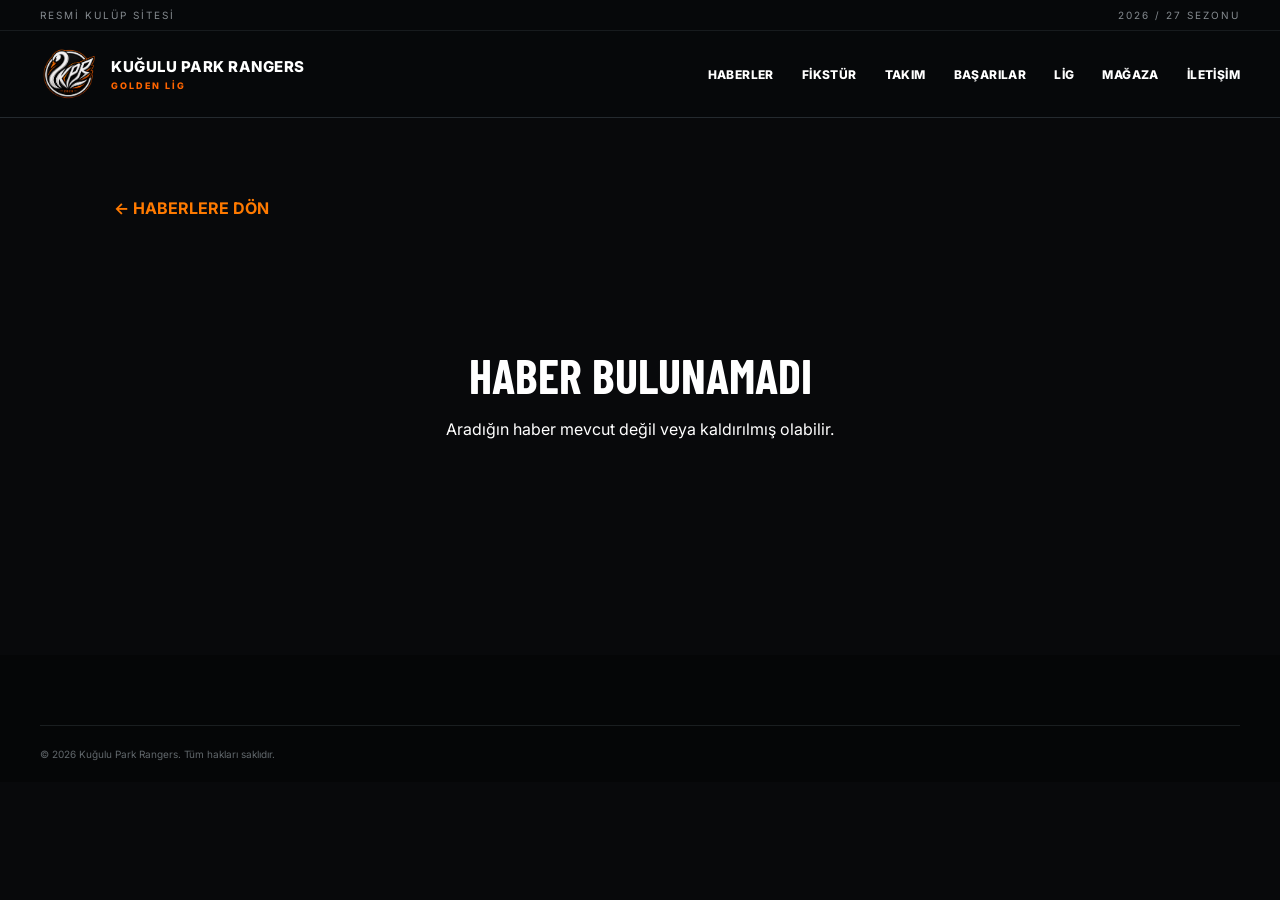
<file: haber.html>
<!doctype html>
<html lang="tr">
<head>
<meta charset="utf-8">
<meta name="viewport" content="width=device-width,initial-scale=1">

<title>Haber | Kuğulu Park Rangers</title>

<link rel="preconnect" href="https://fonts.googleapis.com">
<link rel="preconnect" href="https://fonts.gstatic.com" crossorigin>

<link href="https://fonts.googleapis.com/css2?family=Barlow+Condensed:wght@500;600;700;800&family=Inter:wght@400;500;600;700;800&display=swap" rel="stylesheet">

<link rel="stylesheet" href="css/style.css">

<style>

.news-detail-page {
  min-height: 100vh;
  background: #08090b;
  color: #fff;
}

.news-detail {
  max-width: 1100px;
  margin: 0 auto;
  padding: 80px 24px 100px;
}

.news-back {
  display: inline-block;
  margin-bottom: 35px;
  color: #ff7a00;
  text-decoration: none;
  font-weight: 700;
}

.news-detail-tag {
  color: #ff7a00;
  font-size: 13px;
  font-weight: 800;
  letter-spacing: 3px;
  margin-bottom: 15px;
}

.news-detail h1 {
  font-family: "Barlow Condensed", sans-serif;
  font-size: clamp(42px, 7vw, 82px);
  line-height: .95;
  text-transform: uppercase;
  margin: 0 0 20px;
}

.news-detail-date {
  color: #999;
  margin-bottom: 35px;
}

.news-detail-image {
  width: 100%;
  max-height: 620px;
  object-fit: cover;
  display: block;
  margin-bottom: 40px;
}

.news-detail-content {
  max-width: 850px;
  font-size: 18px;
  line-height: 1.8;
  color: #d5d5d5;
}

.news-detail-content p {
  margin: 0 0 22px;
}

.news-error {
  text-align: center;
  padding: 100px 20px;
}

.news-error h1 {
  font-size: 48px;
}

</style>
</head>

<body class="news-detail-page">

<header class="site-header">

  <div class="utility">
    <div class="wrap utility-in">
      <span>RESMİ KULÜP SİTESİ</span>
      <span>2026 / 27 SEZONU</span>
    </div>
  </div>

  <nav class="nav wrap">

    <a class="brand" href="index.html">

      <img src="assets/logo/logo.png" alt="Kuğulu Park Rangers">

      <span>
        KUĞULU PARK RANGERS
        <small>GOLDEN LİG</small>
      </span>

    </a>

    <div class="menu">

      <a href="index.html#haberler">HABERLER</a>
      <a href="index.html#takvim">FİKSTÜR</a>
      <a href="index.html#takim">TAKIM</a>
      <a href="index.html#basarilar">BAŞARILAR</a>
      <a href="index.html#lig">LİG</a>
      <a href="index.html#magaza">MAĞAZA</a>
      <a href="index.html#iletisim">İLETİŞİM</a>

    </div>

  </nav>

</header>


<main>

  <article class="news-detail" id="news-detail">

    <a class="news-back" href="index.html#haberler">
      ← HABERLERE DÖN
    </a>

    <div id="news-content">
      Haber yükleniyor...
    </div>

  </article>

</main>


<footer>

  <div class="wrap copyright">
    © 2026 Kuğulu Park Rangers. Tüm hakları saklıdır.
  </div>

</footer>


<script src="js/data.js"></script>

<script>

document.addEventListener("DOMContentLoaded", () => {

  const data = KPR.load();

  const params = new URLSearchParams(window.location.search);

  const id = Number(params.get("id"));

  const container = document.querySelector("#news-content");

  const esc = s =>
    String(s ?? "").replace(/[&<>"']/g, c => ({
      "&": "&amp;",
      "<": "&lt;",
      ">": "&gt;",
      '"': "&quot;",
      "'": "&#039;"
    }[c]));


  /* Haber mevcut mu? */

  if (
    !Number.isInteger(id) ||
    !data.news ||
    !data.news[id]
  ) {

    container.innerHTML = `

      <div class="news-error">

        <h1>HABER BULUNAMADI</h1>

        <p>
          Aradığın haber mevcut değil veya kaldırılmış olabilir.
        </p>

      </div>

    `;

    return;

  }


  const news = data.news[id];


  /* Sayfa başlığı */

  document.title =
    `${news.title} | Kuğulu Park Rangers`;


  /* Haber içeriği */

  const content =
    news.content ||
    news.text ||
    "Bu haber için henüz detaylı içerik eklenmemiş.";


  container.innerHTML = `

    <div class="news-detail-tag">
      ${esc(news.tag || "HABER")}
    </div>

    <h1>
      ${esc(news.title)}
    </h1>

    <div class="news-detail-date">
      ${esc(news.date || "")}
    </div>

    ${
      news.image
        ? `
          <img
            class="news-detail-image"
            src="${esc(news.image)}"
            alt="${esc(news.title)}"
          >
        `
        : ""
    }

    <div class="news-detail-content">

      ${String(content)
        .split(/\n\s*\n/)
        .map(p => `<p>${esc(p).replace(/\n/g, "<br>")}</p>`)
        .join("")
      }

    </div>

  `;

});

</script>

</body>
</html>
</file>
<file: css/style.css>
:root{--black:#07090b;--black2:#0d1013;--panel:#12161a;--orange:#ff6500;--white:#f5f5f2;--muted:#92979d;--line:#242a2f}*{box-sizing:border-box}html{scroll-behavior:smooth}body{margin:0;background:var(--black);color:var(--white);font-family:Inter,Arial,sans-serif}a{color:inherit;text-decoration:none}.wrap{width:min(1420px,calc(100% - 80px));margin:auto}.site-header{position:sticky;top:0;z-index:50;background:rgba(7,9,11,.94);backdrop-filter:blur(16px);border-bottom:1px solid var(--line)}.utility{font-size:10px;letter-spacing:2px;color:#858b90;border-bottom:1px solid #171b1e}.utility-in{height:30px;display:flex;justify-content:space-between;align-items:center}.nav{height:86px;display:flex;align-items:center;gap:35px}.brand{display:flex;align-items:center;gap:13px;margin-right:auto}.brand img{width:58px;height:58px;object-fit:contain}.brand span{font-weight:800;letter-spacing:.5px;font-size:15px}.brand small{display:block;color:var(--orange);font-size:9px;letter-spacing:2px;margin-top:4px}.menu{display:flex;gap:28px;align-items:center}.menu a,.admin-link{font-size:12px;font-weight:800;letter-spacing:.4px}.menu a:hover,.admin-link:hover{color:var(--orange)}.admin-link{border:1px solid #353b40;padding:11px 14px}.menu-toggle{display:none;background:none;border:0;color:white;font-size:26px}.hero{min-height:670px;position:relative;overflow:hidden;background:radial-gradient(circle at 75% 35%,#20262b 0,#0c1013 40%,#07090b 72%)}.hero:before{content:"";position:absolute;inset:0;background:linear-gradient(115deg,transparent 40%,rgba(255,101,0,.08) 40.1%,transparent 40.5%)}.hero-grid{min-height:620px;display:grid;grid-template-columns:1.1fr .9fr;align-items:center;position:relative}.eyebrow{font-size:11px;font-weight:800;letter-spacing:3px;color:var(--orange)}h1,h2,h3,h4{font-family:"Barlow Condensed",sans-serif;margin:0}.hero h1{font-size:clamp(80px,11vw,170px);line-height:.78;letter-spacing:-3px;margin:24px 0}.hero h1 em,h2 em{font-style:normal;color:var(--orange)}.hero p{max-width:520px;color:#b5babd;line-height:1.8}.hero-actions{display:flex;gap:12px;margin-top:35px}.btn{padding:16px 24px;font-size:11px;font-weight:800;letter-spacing:1px}.btn.orange{background:var(--orange);color:#090a0b}.btn.line{border:1px solid #4a5055}.hero-mark{justify-self:end;position:relative;width:min(510px,90%);aspect-ratio:1}.hero-mark img{width:100%;height:100%;object-fit:contain;filter:drop-shadow(0 30px 50px rgba(0,0,0,.7))}.hero-stamp{position:absolute;bottom:40px;right:20px;background:var(--orange);color:#080909;padding:13px 18px;text-align:center}.hero-stamp b{font-family:"Barlow Condensed";font-size:34px;display:block}.hero-stamp span{font-size:8px;font-weight:800;letter-spacing:2px}.hero-bottom{border-top:1px solid #252b2f;border-bottom:1px solid #252b2f}.ticker{height:50px;display:flex;align-items:center;justify-content:space-between;font-size:10px;font-weight:700;letter-spacing:2px;color:#a8adb1}.ticker b{color:var(--orange)}.section{padding:105px 0}.dark-section{background:var(--black2)}.section-title{display:flex;align-items:end;justify-content:space-between;margin-bottom:45px}.section-title h2{font-size:78px;line-height:.85;margin-top:12px;letter-spacing:-1px}.plus{font-size:11px;font-weight:800;letter-spacing:1px}.news-grid{display:grid;grid-template-columns:2fr 1fr 1fr;gap:14px}.news-card{min-height:300px;position:relative;background:var(--panel);overflow:hidden}.news-card.featured{min-height:500px;grid-row:span 2}.news-img{position:absolute;inset:0;background:linear-gradient(135deg,#171b1f,#080a0b)}.news-img img{width:100%;height:100%;object-fit:cover;opacity:.82}.news-overlay{position:absolute;inset:0;display:flex;flex-direction:column;justify-content:end;padding:28px;background:linear-gradient(transparent 35%,rgba(0,0,0,.9))}.news-overlay span{font-size:9px;color:var(--orange);font-weight:800;letter-spacing:2px}.news-overlay h3{font-size:28px;line-height:1;margin:9px 0 16px}.news-overlay b{font-size:10px;letter-spacing:1px}.fixture-grid{display:grid;grid-template-columns:repeat(3,1fr);gap:15px}.fixture{background:#f2f2ef;color:#101214;min-height:280px;padding:25px;display:flex;flex-direction:column;justify-content:space-between}.fixture>span{font-size:10px;font-weight:800;color:#777}.fixture-teams{display:grid;grid-template-columns:1fr auto 1fr;align-items:center;gap:14px;text-align:center}.fixture-teams b{font-family:"Barlow Condensed";font-size:25px;line-height:.95}.fixture-teams i{color:var(--orange);font-style:normal;font-weight:800}.fixture small{color:#777}.squad-block{margin-bottom:65px}.squad-head{display:flex;align-items:center;justify-content:space-between;border-bottom:1px solid var(--line);padding-bottom:15px;margin-bottom:18px}.squad-head h3{font-size:36px}.squad-head span{font-size:10px;color:var(--muted);font-weight:700}.player-grid{display:grid;grid-template-columns:repeat(4,1fr);gap:14px}.player{background:#101418;min-height:350px;border:1px solid #1d2327}.player-photo{
    height:340px;
    width:100%;
    background:linear-gradient(145deg,#191e22,#090b0c);
    display:flex;
    align-items:flex-end;
    justify-content:center;
    overflow:hidden;
    position:relative;
}

.player-photo img{
    width:100%;
    height:100%;
    display:block;
    object-fit:cover;
    object-position:center top;
}.player-info{padding:18px}.player-info span{font-size:9px;color:var(--orange);font-weight:800;letter-spacing:2px}.player-info h4{font-size:25px;margin-top:6px}.achievement-grid{display:grid;grid-template-columns:1fr 1fr;gap:15px}.achievement{min-height:190px;border-top:3px solid var(--orange);background:#101418;padding:25px;display:flex;gap:25px}.achievement>span{font-family:"Barlow Condensed";font-size:50px;color:#4b5055}.achievement b{font-size:9px;letter-spacing:2px;color:var(--orange)}.achievement h3{font-size:30px;margin-top:15px}.league-section{background:#0d1012}.league-wrap{display:grid;grid-template-columns:1.2fr .8fr;align-items:center;gap:70px}.league-wrap h2{font-size:90px;line-height:.8;margin:20px 0}.league-wrap p{color:var(--muted);max-width:540px;line-height:1.7}.league-card{min-height:360px;border:1px solid #30363a;background:#11161a;display:flex;align-items:center;justify-content:center;flex-direction:column;gap:10px}.league-badge{width:120px;height:120px}.league-badge img{width:100%;height:100%;object-fit:contain}.league-card strong{font-size:13px;letter-spacing:2px;color:var(--orange)}.league-card span{font-size:11px;color:var(--muted)}.shop-section{background:#0a0c0e}.shop-wrap{display:grid;grid-template-columns:1fr 1fr;gap:70px;align-items:center}.shop-wrap h2,.contact-grid h2{font-size:90px;line-height:.8;margin:20px 0}.shop-wrap p{color:var(--muted)}.shop-placeholder{height:320px;border:1px solid #2b3135;background:repeating-linear-gradient(135deg,#101417,#101417 12px,#0d1012 12px,#0d1012 24px);display:flex;flex-direction:column;align-items:center;justify-content:center}.shop-placeholder span{color:var(--orange);font-size:11px;font-weight:800;letter-spacing:3px}.shop-placeholder b{font-family:"Barlow Condensed";font-size:60px}.contact-section{background:#f0f0ed;color:#0b0d0e}.contact-grid{display:grid;grid-template-columns:1fr 1fr;align-items:center;gap:60px}.contact-section .eyebrow{color:#111}.contact-card{display:grid;gap:8px}.contact-card span{font-size:9px;letter-spacing:2px;color:#777;font-weight:800;margin-top:12px}.contact-card a{font-family:"Barlow Condensed";font-size:32px}.sponsor-section{background:#111417;border-top:1px solid #292e32;border-bottom:1px solid #292e32;padding:60px 0}.sponsor-in{display:flex;align-items:center;justify-content:space-between}.sponsor-name{font-family:"Barlow Condensed";font-weight:800;font-size:54px;letter-spacing:1px}footer{background:#050607;padding:70px 0 0}.footer-grid{display:grid;grid-template-columns:2fr repeat(3,1fr);gap:40px;padding-bottom:60px}.footer-grid h4{font-size:20px;margin-bottom:20px}.footer-grid a{display:block;color:#92979b;font-size:12px;margin:11px 0}.footer-brand{display:grid;grid-template-columns:55px auto;column-gap:13px;align-items:center}.footer-brand img{width:55px;height:55px;grid-row:span 2}.footer-brand strong{font-size:12px}.footer-brand span{font-size:10px;color:#777}.copyright{border-top:1px solid #1a1e20;padding:22px 0;color:#62686c;font-size:10px}@media(max-width:900px){.wrap{width:min(100% - 30px,1420px)}.menu{display:none;position:absolute;top:116px;left:0;right:0;background:#090b0c;padding:20px;flex-direction:column;align-items:flex-start}.menu.open{display:flex}.menu-toggle{display:block}.admin-link{display:none}.hero-grid,.league-wrap,.shop-wrap,.contact-grid{grid-template-columns:1fr}.hero{min-height:auto}.hero-grid{padding:80px 0}.hero-mark{justify-self:center;margin-top:30px;width:280px}.news-grid{grid-template-columns:1fr}.news-card.featured{min-height:390px}.player-grid{grid-template-columns:repeat(2,1fr)}.achievement-grid,.fixture-grid{grid-template-columns:1fr}.section-title h2,.league-wrap h2,.shop-wrap h2,.contact-grid h2{font-size:58px}.footer-grid{grid-template-columns:1fr 1fr}.sponsor-in{align-items:flex-start;gap:20px;flex-direction:column}}@media(max-width:520px){.utility{display:none}.nav{height:76px}.brand img{width:46px;height:46px}.brand span{font-size:11px}.hero h1{font-size:72px}.player-grid{grid-template-columns:1fr}.footer-grid{grid-template-columns:1fr}.ticker{overflow:hidden;gap:15px;white-space:nowrap}.sponsor-name{font-size:42px}}
</file>
